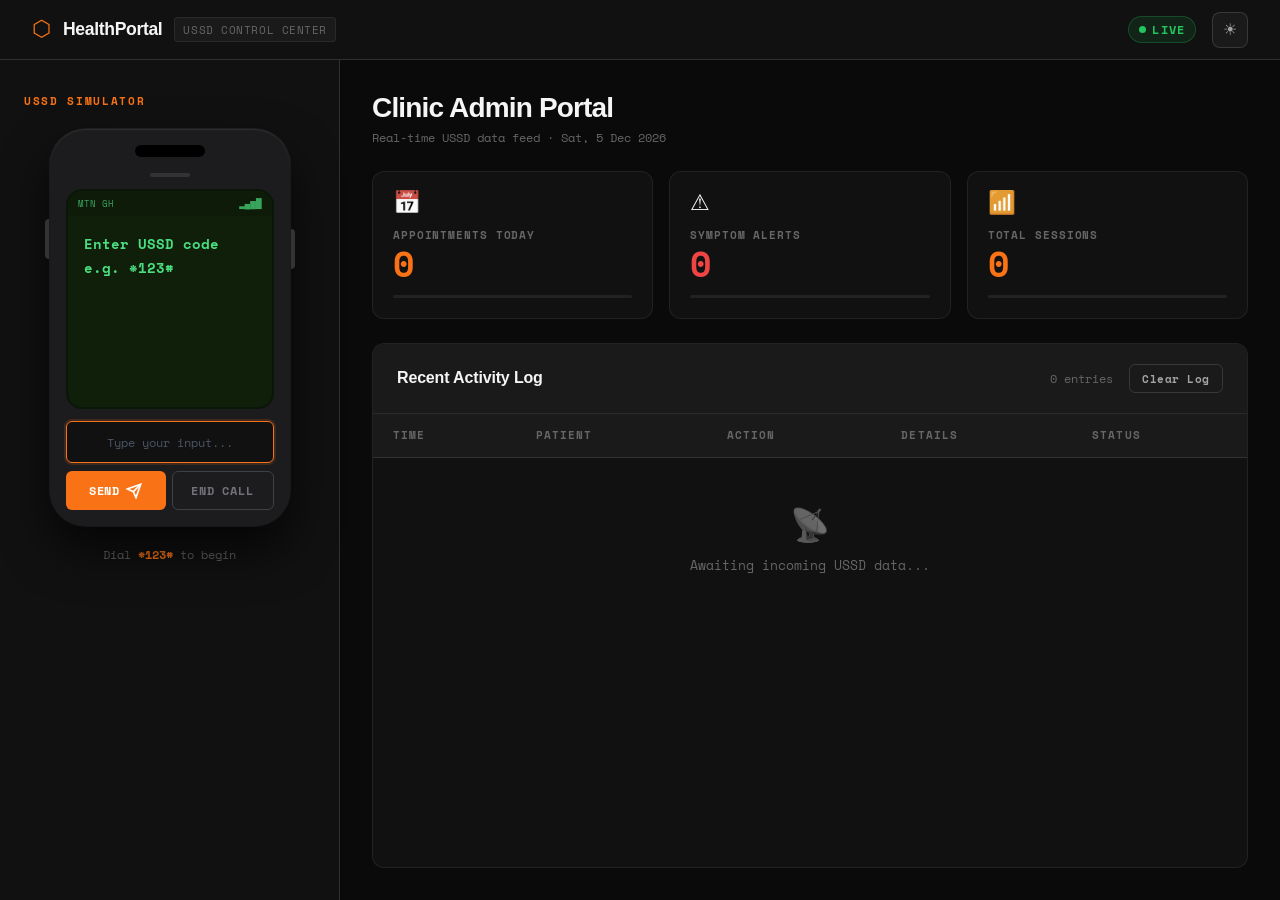
<file: index.html>
<!DOCTYPE html>
<html lang="en" data-theme="dark">
<head>
    <meta charset="UTF-8">
    <meta name="viewport" content="width=device-width, initial-scale=1.0">
    <title>HealthPortal USSD · Admin</title>
    <link rel="preconnect" href="https://fonts.googleapis.com">
    <link href="https://fonts.googleapis.com/css2?family=Space+Mono:wght@400;700&family=Syne:wght@400;600;700;800&display=swap" rel="stylesheet">
    <link rel="stylesheet" href="style.css">
</head>
<body>

    <!-- Top Bar -->
    <header class="topbar">
        <div class="topbar-brand">
            <span class="brand-icon">⬡</span>
            <span class="brand-name">HealthPortal</span>
            <span class="brand-tag">USSD Control Center</span>
        </div>
        <div class="topbar-actions">
            <div class="live-badge">
                <span class="live-dot"></span>
                LIVE
            </div>
            <button class="theme-toggle" id="theme-toggle" title="Toggle theme">
                <span class="toggle-icon" id="toggle-icon">☀</span>
            </button>
        </div>
    </header>

    <div class="app-container">

        <!-- LEFT: Phone Simulator -->
        <aside class="phone-col">
            <div class="phone-label">USSD SIMULATOR</div>
            <div class="phone-wrap">
                <div class="phone-bezel">
                    <div class="phone-notch"></div>
                    <div class="phone-speaker"></div>
                    <div class="phone-screen">
                        <div class="screen-header">
                            <span class="screen-carrier">MTN GH</span>
                            <span class="screen-signal">▂▄▆█</span>
                        </div>
                        <div class="screen-body">
                            <div id="ussd-display" class="ussd-text">Enter USSD code&#10;e.g. *123#</div>
                        </div>
                    </div>
                    <div class="phone-controls">
                        <input type="text" id="ussd-input" placeholder="Type your input..." autocomplete="off" spellcheck="false">
                        <div class="ctrl-buttons">
                            <button id="ussd-submit" class="btn-send">
                                <span>SEND</span>
                                <svg width="16" height="16" viewBox="0 0 24 24" fill="none" stroke="currentColor" stroke-width="2.5"><line x1="22" y1="2" x2="11" y2="13"></line><polygon points="22 2 15 22 11 13 2 9 22 2"></polygon></svg>
                            </button>
                            <button id="ussd-reset" class="btn-end">END CALL</button>
                        </div>
                    </div>
                    <!-- Side buttons -->
                    <div class="side-btn left-btn"></div>
                    <div class="side-btn right-btn"></div>
                </div>
            </div>
            <div class="phone-hint">Dial <strong>*123#</strong> to begin</div>
        </aside>

        <!-- RIGHT: Dashboard -->
        <main class="dashboard-col">

            <!-- Dashboard Header -->
            <div class="dash-header">
                <div>
                    <h1>Clinic Admin Portal</h1>
                    <p>Real-time USSD data feed · <span id="current-date"></span></p>
                </div>
            </div>

            <!-- Stats Row -->
            <div class="stats-row">
                <div class="stat-card">
                    <div class="stat-icon appt-icon">📅</div>
                    <div class="stat-info">
                        <span class="stat-label">Appointments Today</span>
                        <span class="stat-value" id="stat-appointments">0</span>
                    </div>
                    <div class="stat-bar"><div class="stat-fill appt-fill" id="appt-fill"></div></div>
                </div>
                <div class="stat-card alert-stat">
                    <div class="stat-icon alert-icon">⚠</div>
                    <div class="stat-info">
                        <span class="stat-label">Symptom Alerts</span>
                        <span class="stat-value" id="stat-alerts">0</span>
                    </div>
                    <div class="stat-bar"><div class="stat-fill alert-fill" id="alert-fill"></div></div>
                </div>
                <div class="stat-card">
                    <div class="stat-icon session-icon">📶</div>
                    <div class="stat-info">
                        <span class="stat-label">Total Sessions</span>
                        <span class="stat-value" id="stat-sessions">0</span>
                    </div>
                    <div class="stat-bar"><div class="stat-fill session-fill" id="session-fill"></div></div>
                </div>
            </div>

            <!-- Activity Log Table -->
            <div class="table-card">
                <div class="table-header">
                    <h2>Recent Activity Log</h2>
                    <div class="table-meta">
                        <span class="entry-count" id="entry-count">0 entries</span>
                        <button class="clear-btn" id="clear-btn">Clear Log</button>
                    </div>
                </div>
                <div class="table-scroll">
                    <table id="data-table">
                        <thead>
                            <tr>
                                <th>TIME</th>
                                <th>PATIENT</th>
                                <th>ACTION</th>
                                <th>DETAILS</th>
                                <th>STATUS</th>
                            </tr>
                        </thead>
                        <tbody id="table-body">
                            <tr class="empty-state" id="empty-message">
                                <td colspan="5">
                                    <div class="empty-inner">
                                        <span class="empty-icon">📡</span>
                                        <span>Awaiting incoming USSD data...</span>
                                    </div>
                                </td>
                            </tr>
                        </tbody>
                    </table>
                </div>
            </div>

        </main>
    </div>

    <script src="script.js"></script>
</body>
</html>
</file>
<file: style.css>
/* =============================================
   HEALTHPORTAL USSD — Production CSS
   Themes: Dark (Black/Orange) | Light (White/Black)
   ============================================= */

@import url('https://fonts.googleapis.com/css2?family=Space+Mono:wght@400;700&family=Syne:wght@400;600;700;800&display=swap');

/* --- CSS Variables: Dark Theme (default) --- */
:root {
    --accent: #f97316;
    --accent-dim: rgba(249, 115, 22, 0.15);
    --accent-glow: rgba(249, 115, 22, 0.35);

    --bg: #0a0a0a;
    --bg-2: #111111;
    --bg-3: #1a1a1a;
    --bg-4: #222222;

    --border: rgba(255,255,255,0.07);
    --border-strong: rgba(255,255,255,0.13);

    --text-1: #f5f5f5;
    --text-2: #a3a3a3;
    --text-3: #666666;

    --phone-shell: #1c1c1e;
    --phone-screen-bg: #0f1f0a;
    --phone-text: #4ade80;

    --alert-bg: rgba(239, 68, 68, 0.1);
    --alert-border: rgba(239, 68, 68, 0.3);
    --alert-text: #fca5a5;
    --alert-accent: #ef4444;

    --success-bg: rgba(34, 197, 94, 0.08);

    --shadow-sm: 0 1px 3px rgba(0,0,0,0.5);
    --shadow-md: 0 4px 16px rgba(0,0,0,0.4);
    --shadow-lg: 0 12px 40px rgba(0,0,0,0.6);

    --radius-sm: 6px;
    --radius-md: 12px;
    --radius-lg: 20px;

    --font-display: 'Syne', sans-serif;
    --font-mono: 'Space Mono', monospace;
}

/* --- Light Theme Override --- */
[data-theme="light"] {
    --bg: #f4f4f5;
    --bg-2: #ffffff;
    --bg-3: #f0f0f0;
    --bg-4: #e4e4e7;

    --border: rgba(0,0,0,0.06);
    --border-strong: rgba(0,0,0,0.12);

    --text-1: #09090b;
    --text-2: #52525b;
    --text-3: #a1a1aa;

    --phone-shell: #18181b;
    --phone-screen-bg: #e8f5e9;
    --phone-text: #166534;

    --shadow-sm: 0 1px 3px rgba(0,0,0,0.08);
    --shadow-md: 0 4px 16px rgba(0,0,0,0.1);
    --shadow-lg: 0 12px 40px rgba(0,0,0,0.15);

    --success-bg: rgba(34, 197, 94, 0.06);
}

/* --- Reset --- */
*, *::before, *::after {
    box-sizing: border-box;
    margin: 0;
    padding: 0;
}

html { font-size: 16px; }

body {
    background-color: var(--bg);
    color: var(--text-1);
    font-family: 'Gill Sans', 'Gill Sans MT', Calibri, 'Trebuchet MS', sans-serif;
    min-height: 100vh;
    transition: background-color 0.3s ease, color 0.3s ease;
    overflow-x: hidden;
}

/* =============================================
   TOP BAR
   ============================================= */
.topbar {
    display: flex;
    align-items: center;
    justify-content: space-between;
    padding: 0 2rem;
    height: 60px;
    background: var(--bg-2);
    border-bottom: 1px solid var(--border-strong);
    position: sticky;
    top: 0;
    z-index: 100;
}

.topbar-brand {
    display: flex;
    align-items: center;
    gap: 0.75rem;
}

.brand-icon {
    font-size: 1.4rem;
    color: var(--accent);
    line-height: 1;
}

.brand-name {
    font-size: 1.1rem;
    font-weight: 800;
    color: var(--text-1);
    letter-spacing: -0.02em;
}

.brand-tag {
    font-family: var(--font-mono);
    font-size: 0.7rem;
    color: var(--text-3);
    background: var(--bg-3);
    padding: 3px 8px;
    border-radius: 4px;
    border: 1px solid var(--border);
    text-transform: uppercase;
    letter-spacing: 0.05em;
    display: none;
}

@media (min-width: 700px) { .brand-tag { display: inline-block; } }

.topbar-actions {
    display: flex;
    align-items: center;
    gap: 1rem;
}

.live-badge {
    display: flex;
    align-items: center;
    gap: 6px;
    font-family: var(--font-mono);
    font-size: 0.72rem;
    font-weight: 700;
    color: #22c55e;
    background: rgba(34, 197, 94, 0.1);
    border: 1px solid rgba(34, 197, 94, 0.25);
    padding: 4px 10px;
    border-radius: 100px;
    letter-spacing: 0.1em;
}

.live-dot {
    width: 7px;
    height: 7px;
    background: #22c55e;
    border-radius: 50%;
    animation: pulse-green 1.5s infinite;
}

@keyframes pulse-green {
    0%, 100% { opacity: 1; transform: scale(1); }
    50% { opacity: 0.6; transform: scale(0.8); }
}

.theme-toggle {
    width: 36px;
    height: 36px;
    border-radius: 8px;
    border: 1px solid var(--border-strong);
    background: var(--bg-3);
    color: var(--text-2);
    cursor: pointer;
    font-size: 1rem;
    display: flex;
    align-items: center;
    justify-content: center;
    transition: all 0.2s ease;
}

.theme-toggle:hover {
    background: var(--accent);
    color: #fff;
    border-color: var(--accent);
}

/* =============================================
   APP LAYOUT
   ============================================= */
.app-container {
    display: flex;
    gap: 0;
    max-width: 1400px;
    margin: 0 auto;
    min-height: calc(100vh - 60px);
}

/* =============================================
   PHONE COLUMN
   ============================================= */
.phone-col {
    width: 340px;
    min-width: 300px;
    flex-shrink: 0;
    background: var(--bg-2);
    border-right: 1px solid var(--border-strong);
    padding: 2rem 1.5rem;
    display: flex;
    flex-direction: column;
    align-items: center;
    gap: 1.25rem;
}

.phone-label {
    font-family: var(--font-mono);
    font-size: 0.7rem;
    font-weight: 700;
    letter-spacing: 0.15em;
    color: var(--accent);
    text-transform: uppercase;
    align-self: flex-start;
}

.phone-wrap {
    width: 100%;
    display: flex;
    justify-content: center;
}

.phone-hint {
    font-family: var(--font-mono);
    font-size: 0.72rem;
    color: var(--text-3);
    text-align: center;
}

.phone-hint strong {
    color: var(--accent);
}

/* =============================================
   PHONE BEZEL
   ============================================= */
.phone-bezel {
    width: 240px;
    background: var(--phone-shell);
    border-radius: 36px;
    padding: 16px;
    box-shadow:
        0 0 0 1px rgba(255,255,255,0.06),
        0 24px 48px rgba(0,0,0,0.7),
        inset 0 1px 0 rgba(255,255,255,0.08);
    position: relative;
    display: flex;
    flex-direction: column;
    gap: 12px;
}

.phone-notch {
    width: 70px;
    height: 12px;
    background: #000;
    border-radius: 8px;
    margin: 0 auto 4px;
}

.phone-speaker {
    width: 40px;
    height: 4px;
    background: #333;
    border-radius: 4px;
    margin: 0 auto;
}

.phone-screen {
    background: var(--phone-screen-bg);
    border-radius: 16px;
    overflow: hidden;
    border: 2px solid rgba(0,0,0,0.3);
    min-height: 220px;
    display: flex;
    flex-direction: column;
}

.screen-header {
    display: flex;
    justify-content: space-between;
    align-items: center;
    padding: 6px 10px;
    background: rgba(0,0,0,0.15);
    font-family: var(--font-mono);
    font-size: 0.58rem;
    color: var(--phone-text);
    opacity: 0.7;
}

.screen-body {
    flex: 1;
    padding: 1rem;
    display: flex;
    align-items: flex-start;
}

.ussd-text {
    font-family: var(--font-mono);
    font-size: 0.9rem;
    font-weight: 700;
    color: var(--phone-text);
    white-space: pre-wrap;
    line-height: 1.7;
    animation: screen-flicker 0.05s ease;
}

@keyframes screen-flicker {
    0% { opacity: 0.8; }
    100% { opacity: 1; }
}

/* =============================================
   PHONE CONTROLS (INPUT + BUTTONS)
   ============================================= */
.phone-controls {
    display: flex;
    flex-direction: column;
    gap: 8px;
}

.phone-controls input {
    width: 100%;
    padding: 10px 12px;
    border-radius: var(--radius-sm);
    border: 1px solid rgba(255,255,255,0.1);
    background: rgba(0,0,0,0.4);
    color: #e5e7eb;
    font-family: var(--font-mono);
    font-size: 0.85rem;
    text-align: center;
    outline: none;
    transition: border-color 0.2s;
}

.phone-controls input::placeholder {
    color: #4b5563;
    font-size: 0.75rem;
}

.phone-controls input:focus {
    border-color: var(--accent);
    box-shadow: 0 0 0 2px var(--accent-dim);
}

.ctrl-buttons {
    display: flex;
    gap: 6px;
}

.btn-send {
    flex: 1;
    display: flex;
    align-items: center;
    justify-content: center;
    gap: 6px;
    padding: 10px;
    border-radius: var(--radius-sm);
    border: none;
    background: var(--accent);
    color: #fff;
    font-family: var(--font-mono);
    font-size: 0.75rem;
    font-weight: 700;
    letter-spacing: 0.08em;
    cursor: pointer;
    transition: all 0.15s ease;
}

.btn-send:hover {
    background: #ea6a0a;
    transform: translateY(-1px);
    box-shadow: 0 4px 12px var(--accent-glow);
}

.btn-send:active { transform: translateY(0); }

.btn-end {
    flex: 1;
    padding: 10px;
    border-radius: var(--radius-sm);
    border: 1px solid #3f3f46;
    background: transparent;
    color: #71717a;
    font-family: var(--font-mono);
    font-size: 0.72rem;
    font-weight: 700;
    letter-spacing: 0.08em;
    cursor: pointer;
    transition: all 0.15s ease;
}

.btn-end:hover {
    border-color: #ef4444;
    color: #ef4444;
    background: rgba(239, 68, 68, 0.08);
}

/* Side buttons */
.side-btn {
    position: absolute;
    right: -5px;
    width: 4px;
    height: 40px;
    background: #333;
    border-radius: 0 4px 4px 0;
}

.right-btn { top: 100px; }
.left-btn {
    left: -5px;
    right: auto;
    top: 90px;
    border-radius: 4px 0 0 4px;
}

/* =============================================
   DASHBOARD COLUMN
   ============================================= */
.dashboard-col {
    flex: 1;
    min-width: 0;
    padding: 2rem;
    display: flex;
    flex-direction: column;
    gap: 1.5rem;
    overflow-y: auto;
}

.dash-header {
    display: flex;
    align-items: flex-start;
    justify-content: space-between;
    gap: 1rem;
}

.dash-header h1 {
    font-size: 1.75rem;
    font-weight: 800;
    letter-spacing: -0.03em;
    color: var(--text-1);
}

.dash-header p {
    font-family: var(--font-mono);
    font-size: 0.78rem;
    color: var(--text-3);
    margin-top: 4px;
}

/* =============================================
   STATS ROW
   ============================================= */
.stats-row {
    display: grid;
    grid-template-columns: repeat(3, 1fr);
    gap: 1rem;
}

@media (max-width: 900px) {
    .stats-row { grid-template-columns: 1fr 1fr; }
}

.stat-card {
    background: var(--bg-2);
    border: 1px solid var(--border);
    border-radius: var(--radius-md);
    padding: 1.25rem;
    display: flex;
    flex-direction: column;
    gap: 0.75rem;
    position: relative;
    overflow: hidden;
    transition: border-color 0.2s, transform 0.2s;
}

.stat-card::before {
    content: '';
    position: absolute;
    top: 0; left: 0; right: 0;
    height: 2px;
    background: var(--accent);
    opacity: 0;
    transition: opacity 0.2s;
}

.stat-card:hover::before { opacity: 1; }
.stat-card:hover {
    border-color: var(--border-strong);
    transform: translateY(-2px);
}

.alert-stat::before { background: var(--alert-accent); }

.stat-icon {
    font-size: 1.4rem;
    line-height: 1;
    filter: grayscale(0.3);
}

.stat-info {
    display: flex;
    flex-direction: column;
    gap: 4px;
}

.stat-label {
    font-family: var(--font-mono);
    font-size: 0.7rem;
    font-weight: 700;
    text-transform: uppercase;
    letter-spacing: 0.08em;
    color: var(--text-3);
}

.stat-value {
    font-size: 2.2rem;
    font-weight: 800;
    letter-spacing: -0.04em;
    color: var(--accent);
    font-family: var(--font-mono);
    line-height: 1;
    transition: color 0.3s;
}

.alert-stat .stat-value { color: var(--alert-accent); }

.stat-bar {
    height: 3px;
    background: var(--bg-4);
    border-radius: 2px;
    overflow: hidden;
}

.stat-fill {
    height: 100%;
    border-radius: 2px;
    background: var(--accent);
    width: 0%;
    transition: width 0.6s cubic-bezier(0.34, 1.56, 0.64, 1);
}

.alert-fill { background: var(--alert-accent); }
.session-fill { background: #818cf8; }

/* =============================================
   TABLE CARD
   ============================================= */
.table-card {
    background: var(--bg-2);
    border: 1px solid var(--border);
    border-radius: var(--radius-md);
    overflow: hidden;
    flex: 1;
    display: flex;
    flex-direction: column;
}

.table-header {
    display: flex;
    align-items: center;
    justify-content: space-between;
    padding: 1.25rem 1.5rem;
    border-bottom: 1px solid var(--border);
    background: var(--bg-3);
}

.table-header h2 {
    font-size: 1rem;
    font-weight: 700;
    letter-spacing: -0.01em;
    color: var(--text-1);
}

.table-meta {
    display: flex;
    align-items: center;
    gap: 1rem;
}

.entry-count {
    font-family: var(--font-mono);
    font-size: 0.72rem;
    color: var(--text-3);
}

.clear-btn {
    font-family: var(--font-mono);
    font-size: 0.7rem;
    font-weight: 700;
    letter-spacing: 0.05em;
    padding: 5px 12px;
    border-radius: var(--radius-sm);
    border: 1px solid var(--border-strong);
    background: transparent;
    color: var(--text-2);
    cursor: pointer;
    transition: all 0.15s;
}

.clear-btn:hover {
    border-color: var(--alert-accent);
    color: var(--alert-accent);
    background: rgba(239, 68, 68, 0.06);
}

.table-scroll {
    overflow-x: auto;
    overflow-y: auto;
    flex: 1;
}

table {
    width: 100%;
    border-collapse: collapse;
}

thead {
    position: sticky;
    top: 0;
    z-index: 10;
}

th {
    font-family: var(--font-mono);
    font-size: 0.68rem;
    font-weight: 700;
    letter-spacing: 0.1em;
    text-transform: uppercase;
    color: var(--text-3);
    background: var(--bg-3);
    padding: 0.85rem 1.25rem;
    text-align: left;
    border-bottom: 1px solid var(--border-strong);
    white-space: nowrap;
}

td {
    padding: 0.9rem 1.25rem;
    font-size: 0.875rem;
    color: var(--text-1);
    border-bottom: 1px solid var(--border);
    vertical-align: middle;
    white-space: nowrap;
}

tbody tr {
    transition: background 0.15s;
}

tbody tr:hover:not(.empty-state) {
    background: var(--bg-3);
}

/* Row types */
.row-appointment {
    position: relative;
}
.row-appointment td:first-child {
    border-left: 3px solid var(--accent);
}

.row-alert {
    background: var(--alert-bg) !important;
}
.row-alert td:first-child {
    border-left: 3px solid var(--alert-accent);
}
.row-alert td { color: var(--alert-text); }

/* Status badge */
.status-badge {
    display: inline-flex;
    align-items: center;
    gap: 5px;
    font-family: var(--font-mono);
    font-size: 0.68rem;
    font-weight: 700;
    letter-spacing: 0.05em;
    padding: 3px 8px;
    border-radius: 4px;
    text-transform: uppercase;
}

.badge-scheduled {
    background: var(--accent-dim);
    color: var(--accent);
    border: 1px solid rgba(249, 115, 22, 0.3);
}

.badge-alert {
    background: rgba(239, 68, 68, 0.12);
    color: #ef4444;
    border: 1px solid rgba(239, 68, 68, 0.3);
}

/* Time cell */
td.time-cell {
    font-family: var(--font-mono);
    font-size: 0.75rem;
    color: var(--text-3);
}

/* Name cell */
td.name-cell {
    font-weight: 700;
    color: var(--text-1);
}

/* Empty state */
.empty-state td {
    padding: 3rem;
    text-align: center;
    border: none;
}

.empty-inner {
    display: flex;
    flex-direction: column;
    align-items: center;
    gap: 0.75rem;
    color: var(--text-3);
}

.empty-icon {
    font-size: 2rem;
    filter: grayscale(1);
    opacity: 0.4;
}

.empty-inner span:last-child {
    font-family: var(--font-mono);
    font-size: 0.8rem;
}

/* Row entry animation */
@keyframes row-enter {
    from {
        opacity: 0;
        transform: translateY(-8px);
        background: var(--accent-dim);
    }
    to {
        opacity: 1;
        transform: translateY(0);
    }
}

.row-new {
    animation: row-enter 0.4s ease forwards;
}

/* =============================================
   RESPONSIVE
   ============================================= */
@media (max-width: 900px) {
    .app-container {
        flex-direction: column;
    }

    .phone-col {
        width: 100%;
        border-right: none;
        border-bottom: 1px solid var(--border-strong);
        padding: 1.5rem;
    }

    .dashboard-col {
        padding: 1.5rem;
    }

    .stats-row {
        grid-template-columns: 1fr 1fr;
    }
}

@media (max-width: 560px) {
    .stats-row {
        grid-template-columns: 1fr;
    }

    .topbar {
        padding: 0 1rem;
    }
}
</file>
<file: Ussd.css>
/* =============================================
   HEALTHPORTAL USSD — Production CSS
   Themes: Dark (Black/Orange) | Light (White/Black)
   ============================================= */

@import url('https://fonts.googleapis.com/css2?family=Space+Mono:wght@400;700&family=Syne:wght@400;600;700;800&display=swap');

/* --- CSS Variables: Dark Theme (default) --- */
:root {
    --accent: #f97316;
    --accent-dim: rgba(249, 115, 22, 0.15);
    --accent-glow: rgba(249, 115, 22, 0.35);

    --bg: #0a0a0a;
    --bg-2: #111111;
    --bg-3: #1a1a1a;
    --bg-4: #222222;

    --border: rgba(255,255,255,0.07);
    --border-strong: rgba(255,255,255,0.13);

    --text-1: #f5f5f5;
    --text-2: #a3a3a3;
    --text-3: #666666;

    --phone-shell: #1c1c1e;
    --phone-screen-bg: #0f1f0a;
    --phone-text: #4ade80;

    --alert-bg: rgba(239, 68, 68, 0.1);
    --alert-border: rgba(239, 68, 68, 0.3);
    --alert-text: #fca5a5;
    --alert-accent: #ef4444;

    --success-bg: rgba(34, 197, 94, 0.08);

    --shadow-sm: 0 1px 3px rgba(0,0,0,0.5);
    --shadow-md: 0 4px 16px rgba(0,0,0,0.4);
    --shadow-lg: 0 12px 40px rgba(0,0,0,0.6);

    --radius-sm: 6px;
    --radius-md: 12px;
    --radius-lg: 20px;

    --font-display: 'Syne', sans-serif;
    --font-mono: 'Space Mono', monospace;
}

/* --- Light Theme Override --- */
[data-theme="light"] {
    --bg: #f4f4f5;
    --bg-2: #ffffff;
    --bg-3: #f0f0f0;
    --bg-4: #e4e4e7;

    --border: rgba(0,0,0,0.06);
    --border-strong: rgba(0,0,0,0.12);

    --text-1: #09090b;
    --text-2: #52525b;
    --text-3: #a1a1aa;

    --phone-shell: #18181b;
    --phone-screen-bg: #e8f5e9;
    --phone-text: #166534;

    --shadow-sm: 0 1px 3px rgba(0,0,0,0.08);
    --shadow-md: 0 4px 16px rgba(0,0,0,0.1);
    --shadow-lg: 0 12px 40px rgba(0,0,0,0.15);

    --success-bg: rgba(34, 197, 94, 0.06);
}

/* --- Reset --- */
*, *::before, *::after {
    box-sizing: border-box;
    margin: 0;
    padding: 0;
}

html { font-size: 16px; }

body {
    background-color: var(--bg);
    color: var(--text-1);
    font-family: 'Gill Sans', 'Gill Sans MT', Calibri, 'Trebuchet MS', sans-serif;
    min-height: 100vh;
    transition: background-color 0.3s ease, color 0.3s ease;
    overflow-x: hidden;
}

/* =============================================
   TOP BAR
   ============================================= */
.topbar {
    display: flex;
    align-items: center;
    justify-content: space-between;
    padding: 0 2rem;
    height: 60px;
    background: var(--bg-2);
    border-bottom: 1px solid var(--border-strong);
    position: sticky;
    top: 0;
    z-index: 100;
}

.topbar-brand {
    display: flex;
    align-items: center;
    gap: 0.75rem;
}

.brand-icon {
    font-size: 1.4rem;
    color: var(--accent);
    line-height: 1;
}

.brand-name {
    font-size: 1.1rem;
    font-weight: 800;
    color: var(--text-1);
    letter-spacing: -0.02em;
}

.brand-tag {
    font-family: var(--font-mono);
    font-size: 0.7rem;
    color: var(--text-3);
    background: var(--bg-3);
    padding: 3px 8px;
    border-radius: 4px;
    border: 1px solid var(--border);
    text-transform: uppercase;
    letter-spacing: 0.05em;
    display: none;
}

@media (min-width: 700px) { .brand-tag { display: inline-block; } }

.topbar-actions {
    display: flex;
    align-items: center;
    gap: 1rem;
}

.live-badge {
    display: flex;
    align-items: center;
    gap: 6px;
    font-family: var(--font-mono);
    font-size: 0.72rem;
    font-weight: 700;
    color: #22c55e;
    background: rgba(34, 197, 94, 0.1);
    border: 1px solid rgba(34, 197, 94, 0.25);
    padding: 4px 10px;
    border-radius: 100px;
    letter-spacing: 0.1em;
}

.live-dot {
    width: 7px;
    height: 7px;
    background: #22c55e;
    border-radius: 50%;
    animation: pulse-green 1.5s infinite;
}

@keyframes pulse-green {
    0%, 100% { opacity: 1; transform: scale(1); }
    50% { opacity: 0.6; transform: scale(0.8); }
}

.theme-toggle {
    width: 36px;
    height: 36px;
    border-radius: 8px;
    border: 1px solid var(--border-strong);
    background: var(--bg-3);
    color: var(--text-2);
    cursor: pointer;
    font-size: 1rem;
    display: flex;
    align-items: center;
    justify-content: center;
    transition: all 0.2s ease;
}

.theme-toggle:hover {
    background: var(--accent);
    color: #fff;
    border-color: var(--accent);
}

/* =============================================
   APP LAYOUT
   ============================================= */
.app-container {
    display: flex;
    gap: 0;
    max-width: 1400px;
    margin: 0 auto;
    min-height: calc(100vh - 60px);
}

/* =============================================
   PHONE COLUMN
   ============================================= */
.phone-col {
    width: 340px;
    min-width: 300px;
    flex-shrink: 0;
    background: var(--bg-2);
    border-right: 1px solid var(--border-strong);
    padding: 2rem 1.5rem;
    display: flex;
    flex-direction: column;
    align-items: center;
    gap: 1.25rem;
}

.phone-label {
    font-family: var(--font-mono);
    font-size: 0.7rem;
    font-weight: 700;
    letter-spacing: 0.15em;
    color: var(--accent);
    text-transform: uppercase;
    align-self: flex-start;
}

.phone-wrap {
    width: 100%;
    display: flex;
    justify-content: center;
}

.phone-hint {
    font-family: var(--font-mono);
    font-size: 0.72rem;
    color: var(--text-3);
    text-align: center;
}

.phone-hint strong {
    color: var(--accent);
}

/* =============================================
   PHONE BEZEL
   ============================================= */
.phone-bezel {
    width: 240px;
    background: var(--phone-shell);
    border-radius: 36px;
    padding: 16px;
    box-shadow:
        0 0 0 1px rgba(255,255,255,0.06),
        0 24px 48px rgba(0,0,0,0.7),
        inset 0 1px 0 rgba(255,255,255,0.08);
    position: relative;
    display: flex;
    flex-direction: column;
    gap: 12px;
}

.phone-notch {
    width: 70px;
    height: 12px;
    background: #000;
    border-radius: 8px;
    margin: 0 auto 4px;
}

.phone-speaker {
    width: 40px;
    height: 4px;
    background: #333;
    border-radius: 4px;
    margin: 0 auto;
}

.phone-screen {
    background: var(--phone-screen-bg);
    border-radius: 16px;
    overflow: hidden;
    border: 2px solid rgba(0,0,0,0.3);
    min-height: 220px;
    display: flex;
    flex-direction: column;
}

.screen-header {
    display: flex;
    justify-content: space-between;
    align-items: center;
    padding: 6px 10px;
    background: rgba(0,0,0,0.15);
    font-family: var(--font-mono);
    font-size: 0.58rem;
    color: var(--phone-text);
    opacity: 0.7;
}

.screen-body {
    flex: 1;
    padding: 1rem;
    display: flex;
    align-items: flex-start;
}

.ussd-text {
    font-family: var(--font-mono);
    font-size: 0.9rem;
    font-weight: 700;
    color: var(--phone-text);
    white-space: pre-wrap;
    line-height: 1.7;
    animation: screen-flicker 0.05s ease;
}

@keyframes screen-flicker {
    0% { opacity: 0.8; }
    100% { opacity: 1; }
}

/* =============================================
   PHONE CONTROLS (INPUT + BUTTONS)
   ============================================= */
.phone-controls {
    display: flex;
    flex-direction: column;
    gap: 8px;
}

.phone-controls input {
    width: 100%;
    padding: 10px 12px;
    border-radius: var(--radius-sm);
    border: 1px solid rgba(255,255,255,0.1);
    background: rgba(0,0,0,0.4);
    color: #e5e7eb;
    font-family: var(--font-mono);
    font-size: 0.85rem;
    text-align: center;
    outline: none;
    transition: border-color 0.2s;
}

.phone-controls input::placeholder {
    color: #4b5563;
    font-size: 0.75rem;
}

.phone-controls input:focus {
    border-color: var(--accent);
    box-shadow: 0 0 0 2px var(--accent-dim);
}

.ctrl-buttons {
    display: flex;
    gap: 6px;
}

.btn-send {
    flex: 1;
    display: flex;
    align-items: center;
    justify-content: center;
    gap: 6px;
    padding: 10px;
    border-radius: var(--radius-sm);
    border: none;
    background: var(--accent);
    color: #fff;
    font-family: var(--font-mono);
    font-size: 0.75rem;
    font-weight: 700;
    letter-spacing: 0.08em;
    cursor: pointer;
    transition: all 0.15s ease;
}

.btn-send:hover {
    background: #ea6a0a;
    transform: translateY(-1px);
    box-shadow: 0 4px 12px var(--accent-glow);
}

.btn-send:active { transform: translateY(0); }

.btn-end {
    flex: 1;
    padding: 10px;
    border-radius: var(--radius-sm);
    border: 1px solid #3f3f46;
    background: transparent;
    color: #71717a;
    font-family: var(--font-mono);
    font-size: 0.72rem;
    font-weight: 700;
    letter-spacing: 0.08em;
    cursor: pointer;
    transition: all 0.15s ease;
}

.btn-end:hover {
    border-color: #ef4444;
    color: #ef4444;
    background: rgba(239, 68, 68, 0.08);
}

/* Side buttons */
.side-btn {
    position: absolute;
    right: -5px;
    width: 4px;
    height: 40px;
    background: #333;
    border-radius: 0 4px 4px 0;
}

.right-btn { top: 100px; }
.left-btn {
    left: -5px;
    right: auto;
    top: 90px;
    border-radius: 4px 0 0 4px;
}

/* =============================================
   DASHBOARD COLUMN
   ============================================= */
.dashboard-col {
    flex: 1;
    min-width: 0;
    padding: 2rem;
    display: flex;
    flex-direction: column;
    gap: 1.5rem;
    overflow-y: auto;
}

.dash-header {
    display: flex;
    align-items: flex-start;
    justify-content: space-between;
    gap: 1rem;
}

.dash-header h1 {
    font-size: 1.75rem;
    font-weight: 800;
    letter-spacing: -0.03em;
    color: var(--text-1);
}

.dash-header p {
    font-family: var(--font-mono);
    font-size: 0.78rem;
    color: var(--text-3);
    margin-top: 4px;
}

/* =============================================
   STATS ROW
   ============================================= */
.stats-row {
    display: grid;
    grid-template-columns: repeat(3, 1fr);
    gap: 1rem;
}

@media (max-width: 900px) {
    .stats-row { grid-template-columns: 1fr 1fr; }
}

.stat-card {
    background: var(--bg-2);
    border: 1px solid var(--border);
    border-radius: var(--radius-md);
    padding: 1.25rem;
    display: flex;
    flex-direction: column;
    gap: 0.75rem;
    position: relative;
    overflow: hidden;
    transition: border-color 0.2s, transform 0.2s;
}

.stat-card::before {
    content: '';
    position: absolute;
    top: 0; left: 0; right: 0;
    height: 2px;
    background: var(--accent);
    opacity: 0;
    transition: opacity 0.2s;
}

.stat-card:hover::before { opacity: 1; }
.stat-card:hover {
    border-color: var(--border-strong);
    transform: translateY(-2px);
}

.alert-stat::before { background: var(--alert-accent); }

.stat-icon {
    font-size: 1.4rem;
    line-height: 1;
    filter: grayscale(0.3);
}

.stat-info {
    display: flex;
    flex-direction: column;
    gap: 4px;
}

.stat-label {
    font-family: var(--font-mono);
    font-size: 0.7rem;
    font-weight: 700;
    text-transform: uppercase;
    letter-spacing: 0.08em;
    color: var(--text-3);
}

.stat-value {
    font-size: 2.2rem;
    font-weight: 800;
    letter-spacing: -0.04em;
    color: var(--accent);
    font-family: var(--font-mono);
    line-height: 1;
    transition: color 0.3s;
}

.alert-stat .stat-value { color: var(--alert-accent); }

.stat-bar {
    height: 3px;
    background: var(--bg-4);
    border-radius: 2px;
    overflow: hidden;
}

.stat-fill {
    height: 100%;
    border-radius: 2px;
    background: var(--accent);
    width: 0%;
    transition: width 0.6s cubic-bezier(0.34, 1.56, 0.64, 1);
}

.alert-fill { background: var(--alert-accent); }
.session-fill { background: #818cf8; }

/* =============================================
   TABLE CARD
   ============================================= */
.table-card {
    background: var(--bg-2);
    border: 1px solid var(--border);
    border-radius: var(--radius-md);
    overflow: hidden;
    flex: 1;
    display: flex;
    flex-direction: column;
}

.table-header {
    display: flex;
    align-items: center;
    justify-content: space-between;
    padding: 1.25rem 1.5rem;
    border-bottom: 1px solid var(--border);
    background: var(--bg-3);
}

.table-header h2 {
    font-size: 1rem;
    font-weight: 700;
    letter-spacing: -0.01em;
    color: var(--text-1);
}

.table-meta {
    display: flex;
    align-items: center;
    gap: 1rem;
}

.entry-count {
    font-family: var(--font-mono);
    font-size: 0.72rem;
    color: var(--text-3);
}

.clear-btn {
    font-family: var(--font-mono);
    font-size: 0.7rem;
    font-weight: 700;
    letter-spacing: 0.05em;
    padding: 5px 12px;
    border-radius: var(--radius-sm);
    border: 1px solid var(--border-strong);
    background: transparent;
    color: var(--text-2);
    cursor: pointer;
    transition: all 0.15s;
}

.clear-btn:hover {
    border-color: var(--alert-accent);
    color: var(--alert-accent);
    background: rgba(239, 68, 68, 0.06);
}

.table-scroll {
    overflow-x: auto;
    overflow-y: auto;
    flex: 1;
}

table {
    width: 100%;
    border-collapse: collapse;
}

thead {
    position: sticky;
    top: 0;
    z-index: 10;
}

th {
    font-family: var(--font-mono);
    font-size: 0.68rem;
    font-weight: 700;
    letter-spacing: 0.1em;
    text-transform: uppercase;
    color: var(--text-3);
    background: var(--bg-3);
    padding: 0.85rem 1.25rem;
    text-align: left;
    border-bottom: 1px solid var(--border-strong);
    white-space: nowrap;
}

td {
    padding: 0.9rem 1.25rem;
    font-size: 0.875rem;
    color: var(--text-1);
    border-bottom: 1px solid var(--border);
    vertical-align: middle;
    white-space: nowrap;
}

tbody tr {
    transition: background 0.15s;
}

tbody tr:hover:not(.empty-state) {
    background: var(--bg-3);
}

/* Row types */
.row-appointment {
    position: relative;
}
.row-appointment td:first-child {
    border-left: 3px solid var(--accent);
}

.row-alert {
    background: var(--alert-bg) !important;
}
.row-alert td:first-child {
    border-left: 3px solid var(--alert-accent);
}
.row-alert td { color: var(--alert-text); }

/* Status badge */
.status-badge {
    display: inline-flex;
    align-items: center;
    gap: 5px;
    font-family: var(--font-mono);
    font-size: 0.68rem;
    font-weight: 700;
    letter-spacing: 0.05em;
    padding: 3px 8px;
    border-radius: 4px;
    text-transform: uppercase;
}

.badge-scheduled {
    background: var(--accent-dim);
    color: var(--accent);
    border: 1px solid rgba(249, 115, 22, 0.3);
}

.badge-alert {
    background: rgba(239, 68, 68, 0.12);
    color: #ef4444;
    border: 1px solid rgba(239, 68, 68, 0.3);
}

/* Time cell */
td.time-cell {
    font-family: var(--font-mono);
    font-size: 0.75rem;
    color: var(--text-3);
}

/* Name cell */
td.name-cell {
    font-weight: 700;
    color: var(--text-1);
}

/* Empty state */
.empty-state td {
    padding: 3rem;
    text-align: center;
    border: none;
}

.empty-inner {
    display: flex;
    flex-direction: column;
    align-items: center;
    gap: 0.75rem;
    color: var(--text-3);
}

.empty-icon {
    font-size: 2rem;
    filter: grayscale(1);
    opacity: 0.4;
}

.empty-inner span:last-child {
    font-family: var(--font-mono);
    font-size: 0.8rem;
}

/* Row entry animation */
@keyframes row-enter {
    from {
        opacity: 0;
        transform: translateY(-8px);
        background: var(--accent-dim);
    }
    to {
        opacity: 1;
        transform: translateY(0);
    }
}

.row-new {
    animation: row-enter 0.4s ease forwards;
}

/* =============================================
   RESPONSIVE
   ============================================= */
@media (max-width: 900px) {
    .app-container {
        flex-direction: column;
    }

    .phone-col {
        width: 100%;
        border-right: none;
        border-bottom: 1px solid var(--border-strong);
        padding: 1.5rem;
    }

    .dashboard-col {
        padding: 1.5rem;
    }

    .stats-row {
        grid-template-columns: 1fr 1fr;
    }
}

@media (max-width: 560px) {
    .stats-row {
        grid-template-columns: 1fr;
    }

    .topbar {
        padding: 0 1rem;
    }
}
</file>
